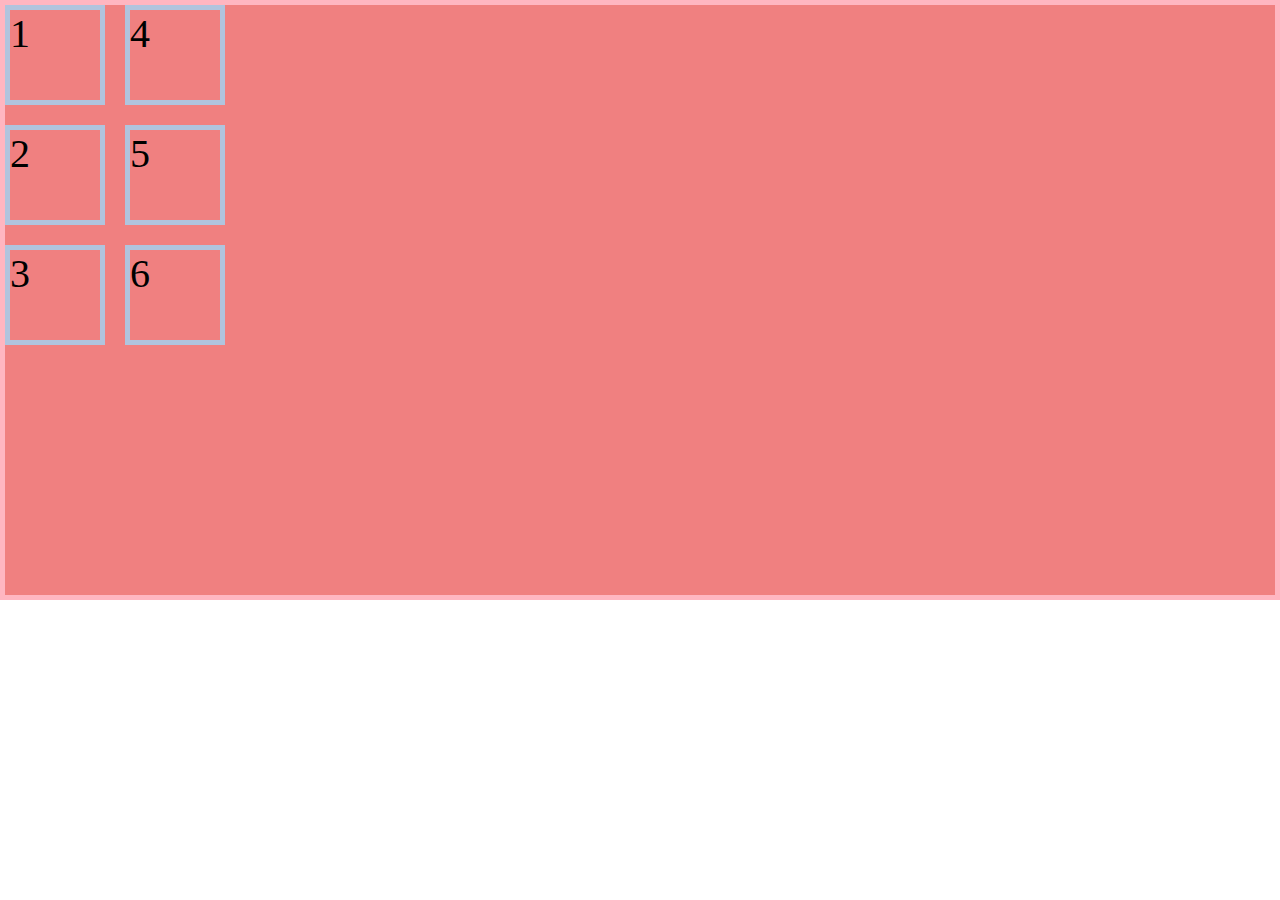
<file: index.html>
<!DOCTYPE html>
<html lang="en">
<head>
    <meta charset="UTF-8">
    <meta http-equiv="X-UA-Compatible" content="IE=edge">
    <meta name="viewport" content="width=device-width, initial-scale=1.0">
    <title>Css Grid Basico</title>
    <link rel="stylesheet" href="css/style.css">
</head>
<body>
    <div class="container">
        <div class="item item-1">1</div>
        <div class="item item-2">2</div>
        <div class="item item-3">3</div>
        <div class="item item-4">4</div>
        <div class="item item-5">5</div>
        <div class="item item-6">6</div>
    </div>

</body>
</html>
</file>
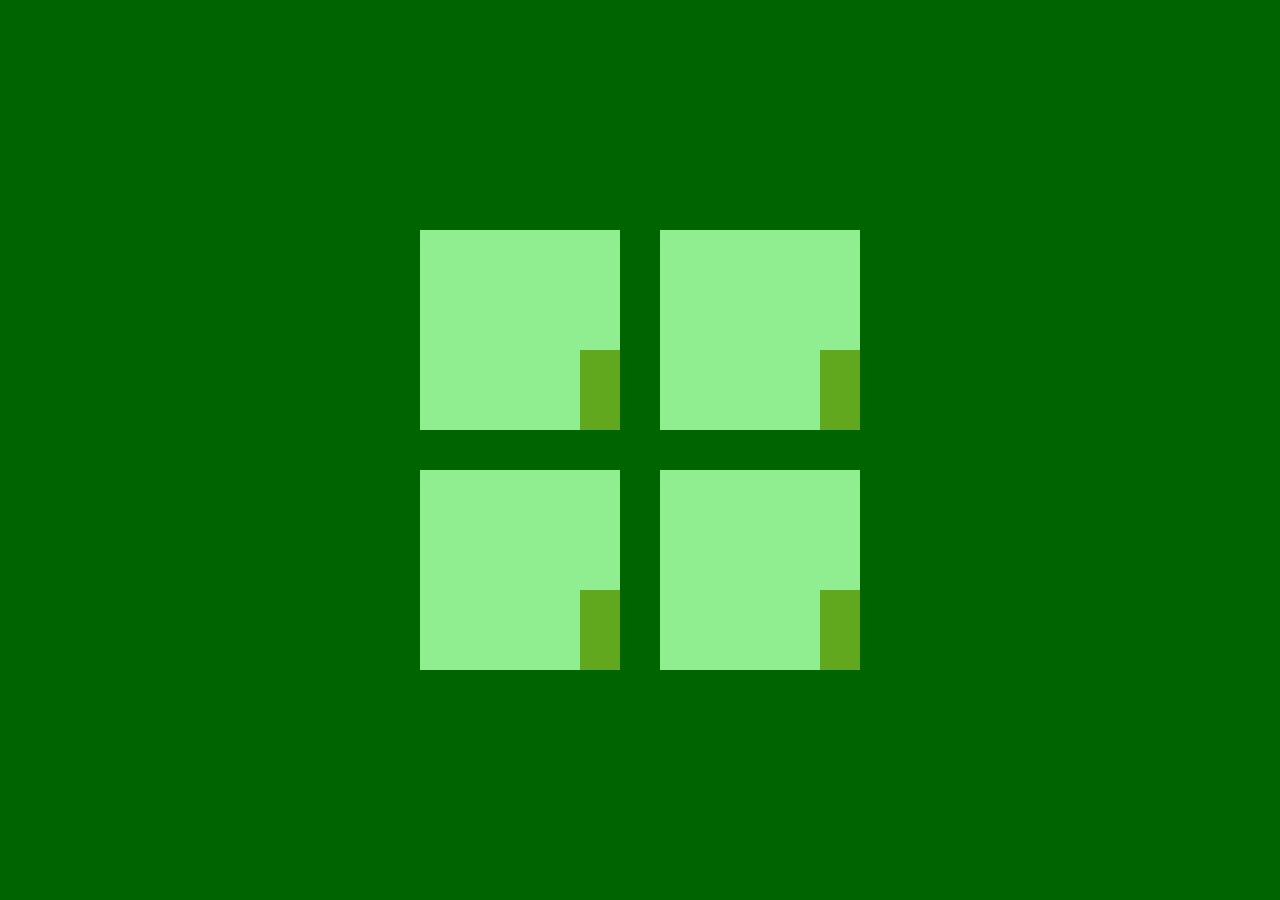
<file: Clase4Reto.html>
<!DOCTYPE html>
<html lang="en">
<head>
    <meta charset="UTF-8">
    <meta http-equiv="X-UA-Compatible" content="IE=edge">
    <meta name="viewport" content="width=device-width, initial-scale=1.0">
    <title>Reto clase 4</title>
    <link rel="stylesheet" href="css/clase4estilos.css">
</head>
<body>
    <div class="container">
        <div class="item item-1">
            <div class="item-card"></div>
        </div>
        <div class="item item-2">
            <div class="item-card"></div>
        </div>
        <div class="item item-3">
            <div class="item-card"></div>
        </div>
        <div class="item item-4">
            <div class="item-card"></div>
        </div>
    </div>
    
</body>
</html>
</file>
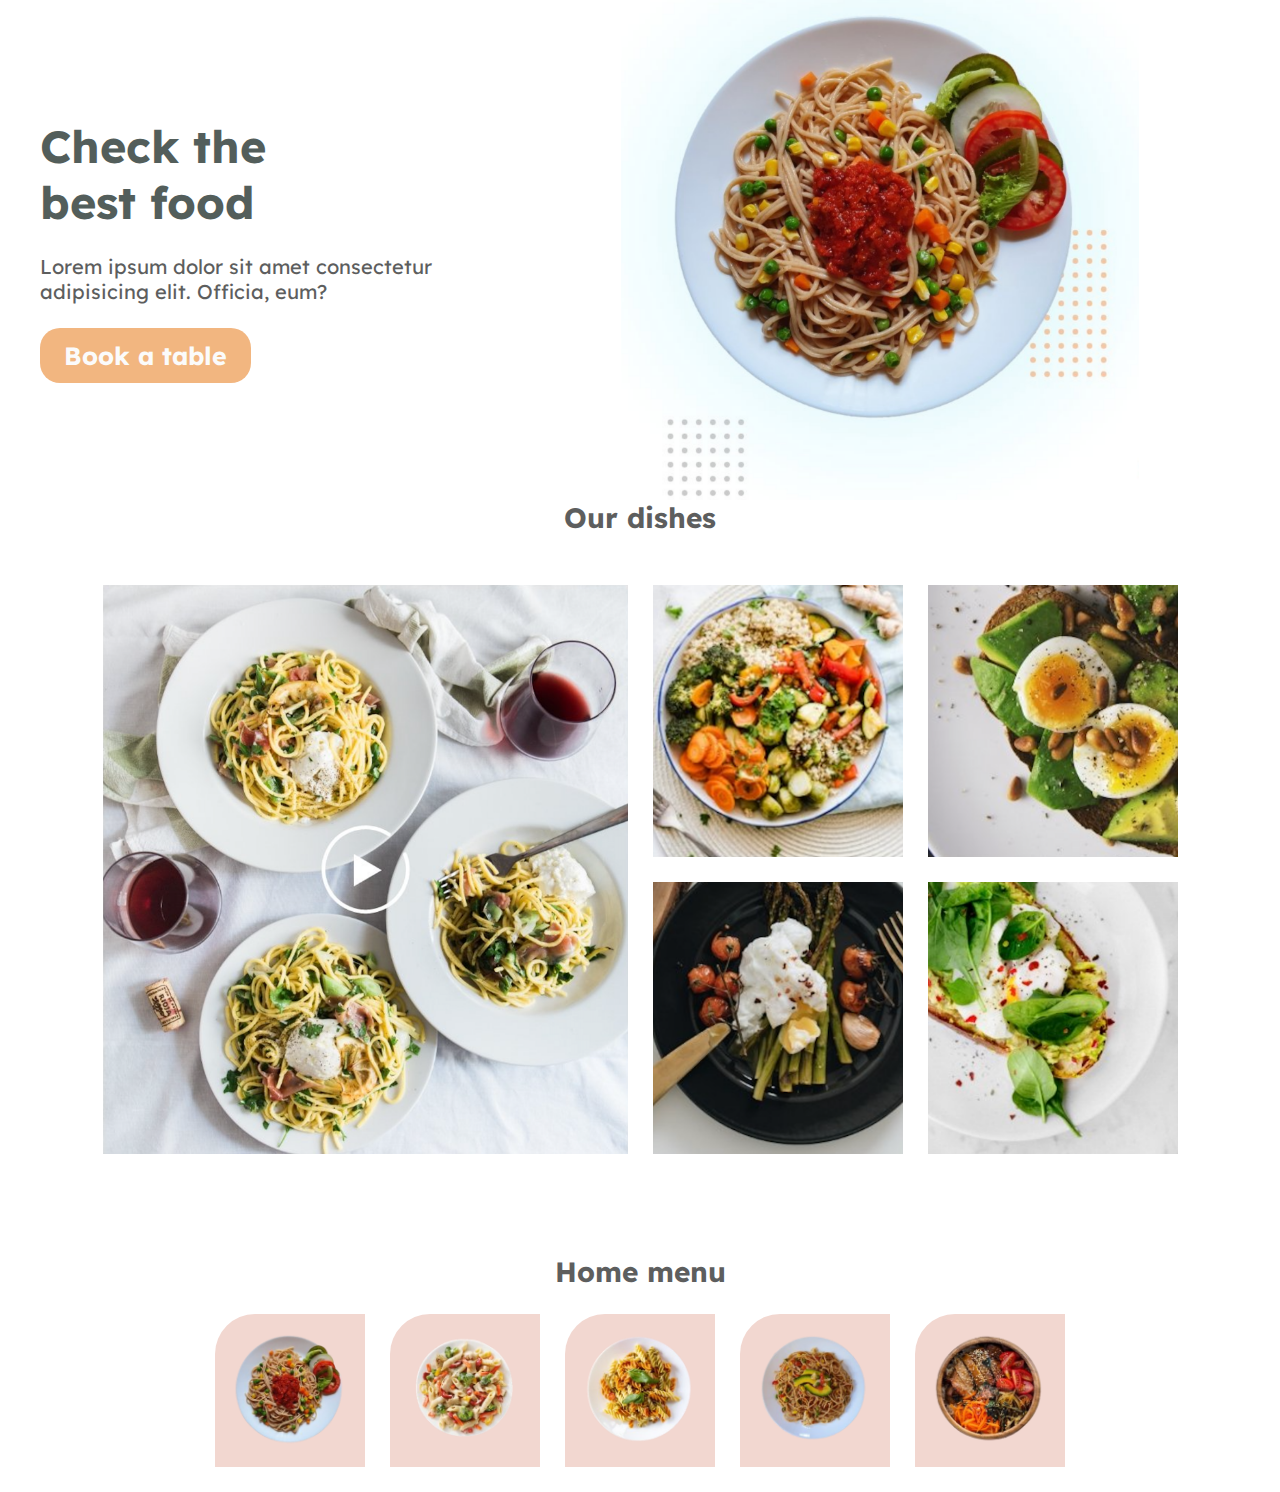
<file: proyecto.html>
<!DOCTYPE html>
<html lang="en">
<head>
    <meta charset="UTF-8">
    <meta http-equiv="X-UA-Compatible" content="IE=edge">
    <meta name="viewport" content="width=device-width, initial-scale=1.0">
    <title>Mi proyecto</title>
    <link rel="stylesheet" href="css/estilosproyectos.css">
</head>
<body>
   <main>
    <section class="hero">
        <div class="info">
            <h1 class="info-title">Check the <br>best food</h1>
            <p class="info-subtitle">Lorem ipsum dolor sit amet consectetur adipisicing elit. Officia, eum?</p>
            <button class="book-button">Book a table</button>
        </div>
        <img class="hero-image" src="images/hero.png" alt="imágen de un plato de pasta con salsa y verduras">
    </section>

    <section class="dishes">
        <h2 class="dishes-title">Our dishes</h2>
    <div class="dishes-grid">

            <img class="dishes-item dishes-item__big" src="images/video.png" alt="una mesa con platos de pasta">
            <img class="dishes-item" src="images/dish1.png" alt="bowl de vegetales ">
            <img class="dishes-item" src="images/dish2.png" alt="plato con huevos y kiwi?">
            <img class="dishes-item" src="images/dish3.png" alt="plato negro con vegetales varios encima">
            <img class="dishes-item" src="images/dish4.png" alt="tostada con queso y vegetales verdes encima en un plato blanco foto tomada desde arriba">
    </div>
    </section>

    <section class="menu">
        <h2 class="menu-title">Home menu</h2>
        <div class="menu-grid">
            <div class="menu-grid-item">
                <img src="images/plate1.png" alt="spagetti con salsa y verduras">
            </div>
            
            <div class="menu-grid-item">
                <img src="images/plate2.png" alt="mostacholes con verduras y salsa blanca">
            </div>
            
            <div class="menu-grid-item">
                <img src="images/plate3.png" alt="fideos tirabuzón de harina y zapallo con romero en un plato blanco">
            </div>
            
            <div class="menu-grid-item">
                <img src="images/plate4.png" alt="spagetti con salsa y kiwi">
            </div>
            
            <div class="menu-grid-item">
                <img src="images/plate5.png" alt="bowl con verduras mixtas">
            </div>    

        </div>

    </section>
   </main>
</body>
</html>
</file>
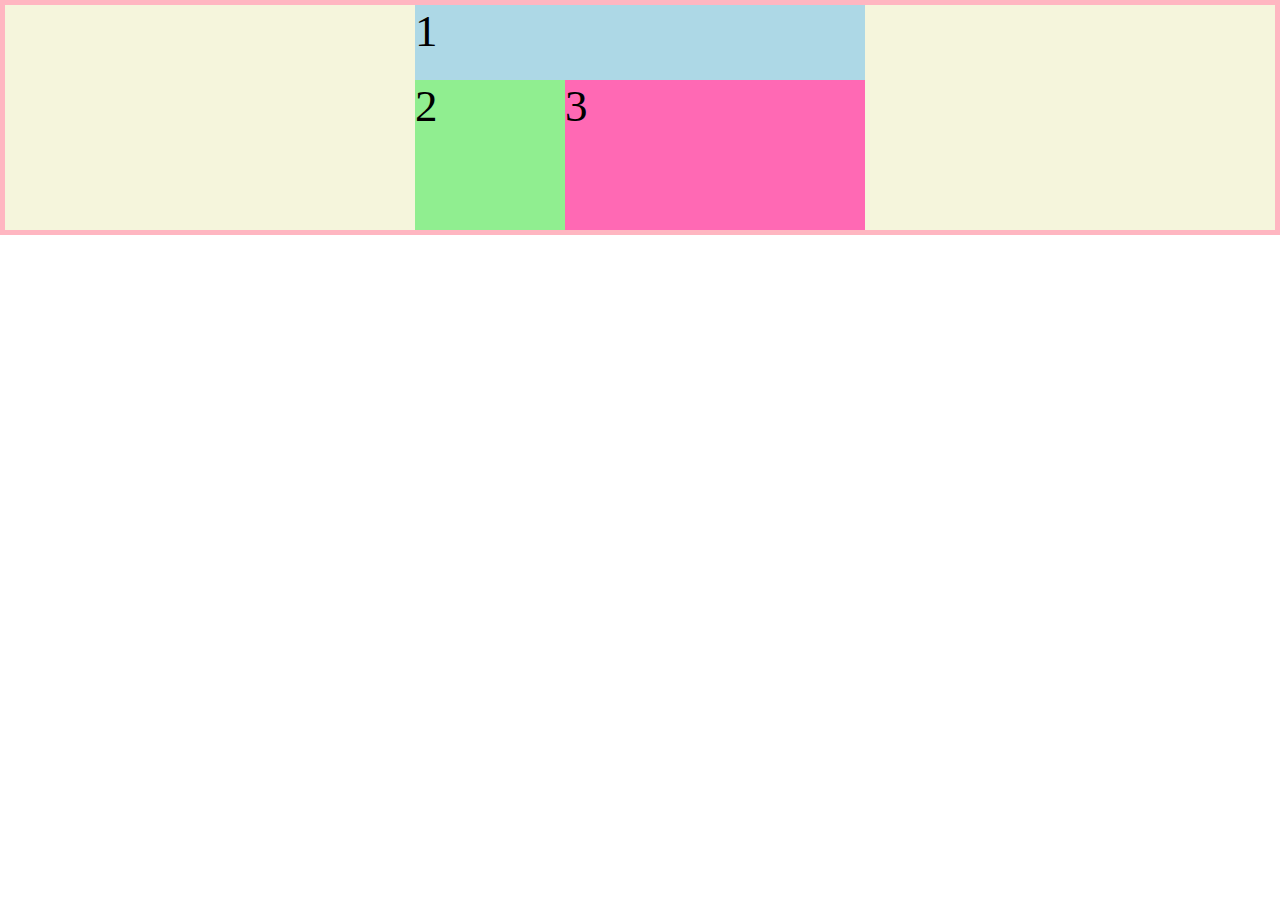
<file: ubicacion.html>
<!DOCTYPE html>
<html lang="en">
<head>
    <meta charset="UTF-8">
    <meta http-equiv="X-UA-Compatible" content="IE=edge">
    <meta name="viewport" content="width=device-width, initial-scale=1.0">
    <title>Document</title>
    <link rel="stylesheet" href="css/ubicacion.css">

</head>
<body>
    <div class="container">
        <div class="item item-1">1</div>
        <div class="item item-2">2</div>
        <div class="item item-3">3</div>
    </div>
</body>
</html>
</file>
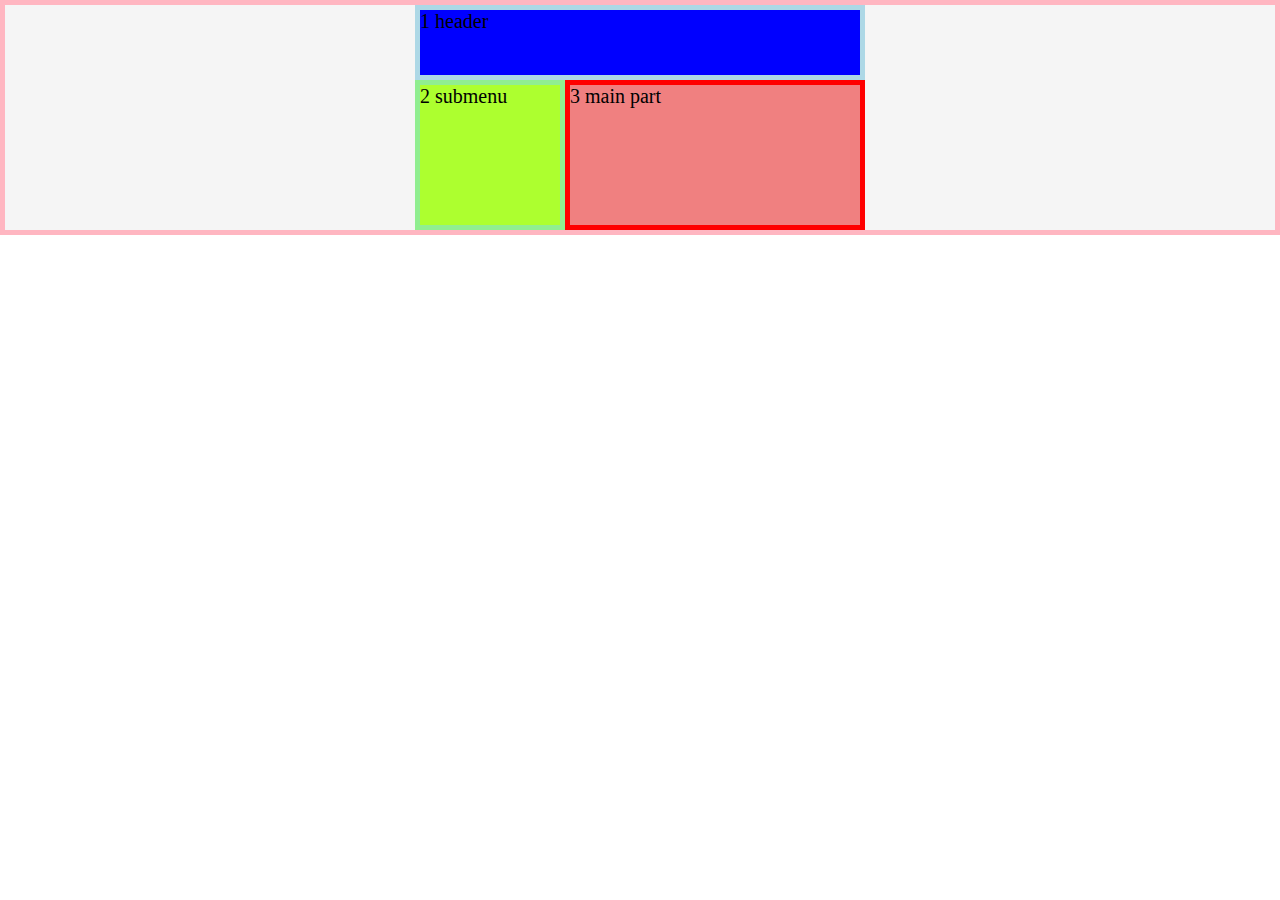
<file: ubicacionprop.html>
<!DOCTYPE html>
<html lang="en">
<head>
    <meta charset="UTF-8">
    <meta name="viewport" content="width=device-width, initial-scale=1.0">
    <title>Propiedades de ubicación</title>
    <link rel="stylesheet" href="css/ubi.css">
</head>
<body>
    <div class="container">
        <div class="item item-1">1 header</div>
        <div class="item item-2">2 submenu</div>
        <div class="item item-3">3 main part</div>
    </div>
</body>
</html>
</file>
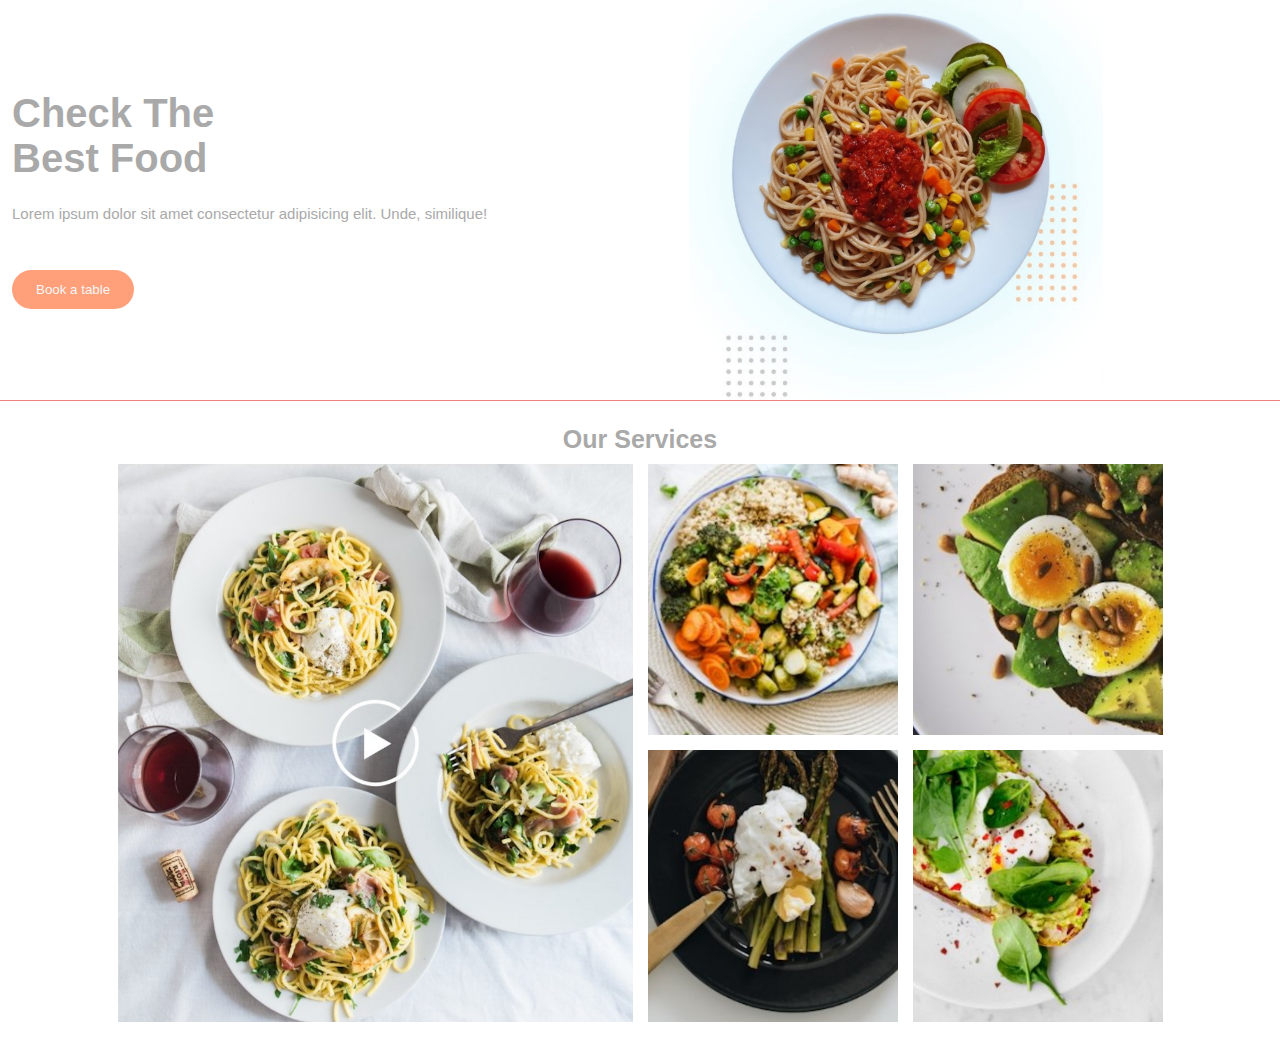
<file: Proyecto V2/proyectoV2.html>
<!DOCTYPE html>
<html lang="en">
<head>
    <meta charset="UTF-8">
    <meta name="viewport" content="width=device-width, initial-scale=1.0">
    <title>Bienvendio!</title>
    <link rel="stylesheet" href="./css/styles.css">
</head>
<body>
    <main>
        <section class="hero">
            <div class="hero-info">
                <h1 class="info-title">Check The <br> Best Food</h1>
                <p class="info-subtitle">Lorem ipsum dolor sit amet consectetur adipisicing elit. Unde, similique!</p>
                <button class="info-button">Book a table</button>
            </div>
            <img class="hero-image" src="../images/hero.png" alt="plato de pasta con vegetales">
        </section>
        <section class="dishes" >
            <h2 class="dishes-title">Our Services</h2>
            <div class="dishes-grid">
                <img class="dishes-item-big dishes-item" src="/images/video.png" alt="una mesa con platos de pasta">
            <img class="dishes-item" src="/images/dish1.png" alt="bowl de vegatales">
            <img class="dishes-item" src="/images/dish2.png" alt="Tostada de palta con huevo">
            <img class="dishes-item" src="/images/dish3.png" alt="Vegetales con huevo">
            <img class="dishes-item" src="/images/dish4.png" alt="Tostada de pan con huevos y vegateles">
            </div>
            
        </section>
    </main>
</body>
</html>
</file>
<file: css/style.css>
*{
    box-sizing: border-box;
    margin: 0;
    padding: 0;
}

html{
    font-size: 62.5%;
}

.container{
    border: 5px solid lightpink;
    background-color: lightcoral;
    display: grid;
    grid-template-rows: 100px 100px 100px;
    grid-auto-columns: 100px;
    grid-auto-flow: column;
    gap: 20px;
    height: 600px;
}

.item{
    border: 5px solid lightsteelblue ;
    font-size: 4rem;
}
</file>
<file: css/clase4estilos.css>
*{
    box-sizing: border-box;
    margin: 0;
    padding: 0;
}

html{
    font-size: 62.5%;
}

.container{
    gap: 40px;
    display: grid;
    height: 100vh;
    background-color: darkgreen;
    grid-template-columns: 200px 200px;
    grid-template-rows: 200px 200px;
    place-content: center;
}

.item{
    background: lightgreen;
    display: grid;
    place-content: end;

}

.item .item-card{
    height: 80px;
    width: 40px;
    background:#62a81e;
}
</file>
<file: css/estilosproyectos.css>
@import url('https://fonts.googleapis.com/css2?family=Lexend:wght@100;500;900&display=swap');
:root{
    --black-color:#535E5B;
    --text-color: #5D5E5E;
    --button-color: #F2B680;
    --white-color: #fbfbfb;
    --background-color-item: #F2D7D0;
}
*{
    margin: 0;
    padding: 0;
    box-sizing: border-box;
    font-family: 'Lexend', sans-serif;
}

html{
    font-size: 62.5%;
}
main{
    max-width: 1200px;
    margin:  0 auto;
}

.hero{
    display: grid;
    grid-template-columns: minmax(300px,2fr) 3fr;
    max-height: 400px;
    grid-auto-rows: 500px;
    margin-bottom: 20px;
}

.info-title{
    font-size: 4.5rem;
    color: var(--black-color);
    font-weight: bold;
    margin-bottom: 24px;
}
.info-subtitle{
    font-size: 2rem;
    color: var(--text-color);
    margin-bottom: 24px;
}
.book-button{
    background-color: var(--button-color) ;
    color: var(--white-color) ;
    border: none;
    border-radius: 20px;
    font-weight: bolder;
    padding: 12px 24px;
    cursor: pointer;
    font-size: 2.5rem;
}

.book-button:hover{
    background-color: var(--black-color);
}
.hero-image{
    width: 100%;
    height: 100%;
    object-fit: contain;
}

.info{
    align-self: center;
    
}
.dishes{
    margin: 100px 0px;
}

.dishes-title{
    color: var(--text-color);
    font-size: 2.8rem;
    font-weight: bold;
    text-align: center;
    margin-bottom: 50px;
}

.dishes-grid{
    
    display: grid;
    
    grid-template-columns: repeat(auto-fit, minmax(75px,250px));
    grid-auto-rows: 1fr;
    gap: 25px;
    justify-content: center;
}

.dishes-item{
    width: 100%;
    height: 100%;
    object-fit: cover;
}

.dishes-item__big{
    grid-column: 1 / 3;
    grid-row: 1 / 3;
}

.menu{
    margin-bottom: 25px;
}

.menu-title{
    font-size: 2.8rem;
    color: var(--text-color);
    text-align: center;
    font-weight: bold;
    margin-bottom: 25px;
}
.menu-grid{
    display: grid;
    justify-content: center;
    grid-template-columns: repeat(auto-fit,minmax(100px,150px));
    gap:25px
    

}

.menu-grid-item img{
    width: 100%;
    height: 100%;
    object-fit: contain;
}

.menu-grid-item{
    background-color: var(--background-color-item);
    border-top-left-radius: 40px;
    padding: 15px;
}

@media screen and (max-width:768px){
    .hero{
        grid-template-columns: minmax(300px, 500px);
        justify-content: center;
    }
    .hero-image{
        display: none;
    }
    .dishes-grid{
        grid-template-columns: repeat(auto-fit, minmax(75px,150px));
    }
}
</file>
<file: css/ubicacion.css>
*{
    box-sizing: border-box;
    margin: 0;
    padding: 0;
}

html{
    font-size: 62.5%;
}

.container{
    border: 5px solid lightpink;
    background-color: beige;
    display: grid;
    grid-template-columns: 150px 150px 150px;
    grid-template-rows: 75px 75px 75px;
    /* grid-template-areas: ; */
    place-content: center;
}

.item{
    font-size: 4.5rem;

}

.item-1{
    background-color: lightblue;   
    grid-column: 1 / 4 ;
}

.item-2{
    background-color: lightgreen;
    grid-row: 2 / 4;
}

.item-3{
    background-color: hotpink;
    grid-column: 2 / 4;
    grid-row:  2 / 4;
}
</file>
<file: css/ubi.css>
*{
    box-sizing: border-box;
    margin: 0;
    padding: 0;
}

html{
    font-size: 62.5%;
}

.container{
    border:5px solid lightpink;
    background-color: whitesmoke;
    display: grid;
    grid-template-columns: 150px 150px 150px;
    grid-template-rows: 75px 75px 75px;
    place-content: center;
}

.item{
    font-size: 2rem;
}

.item-1{
    border:5px solid lightblue;
    background-color: blue;
    grid-column-start: 1;
    grid-column-end: 4;
}

.item-2{
    border:5px solid lightgreen;
    background-color: greenyellow;
    grid-row: 2 / 4;
}

.item-3{
    border:5px solid red;
    background-color: lightcoral;
    grid-area: 2/ 2 / 4 / 4 ; /* se usa el area filastart columnastart filaend columnaend */
}
</file>
<file: Proyecto V2/css/styles.css>
*{
    box-sizing: border-box;
    margin:0;
    padding: 0;
    font-family: 'Roboto', sans-serif;
}

html{
    font-size: 62.5%;
}

.hero{
    display: grid;
    grid-template-columns: 2fr 3fr;
    grid-template-rows: 400px;
    border-bottom: 1px solid lightcoral;
}


.info-title{
    color: darkgrey;
    font-size: 4rem;
    font-weight: bolder;
    margin-bottom: 24px;
    margin-left: 12px;
}

.info-subtitle{
    color: darkgray;
    font-size: 1.5rem;
    margin-bottom: 24px;
    margin-left: 12px;
}

.info-button{
    margin-top: 24px;
    border:none;
    border-radius: 20px;
    background-color: lightsalmon;
    padding: 12px 24px;
    margin-left: 12px;
    color: whitesmoke;
    cursor: pointer;
}
.info-button:hover{
    background-color: salmon;
    color: white;
}

.hero-image{
    width: 100%;
    height: 100%;
    object-fit: contain;
}

.hero-info{
    align-self: center;
}

.dishes{
    margin:24px;
}

.dishes-title{
    align-self: center;
    color: darkgray;
    font-weight: bold;
    text-align: center;
    margin-bottom: 10px;
    font-size: 2.5rem;
}

.dishes-grid{
    
    gap: 15px;
    display: grid;
    grid-template-columns: repeat(4,minmax(150px,250px));
    grid-auto-rows: 1fr;
    justify-content: center;
}

.dishes-item{
    width: 100%;
    height: 100%;
    object-fit: cover;
}

.dishes-item-big{
    grid-area: 1 / 1 /  3 / 3;
}
</file>
